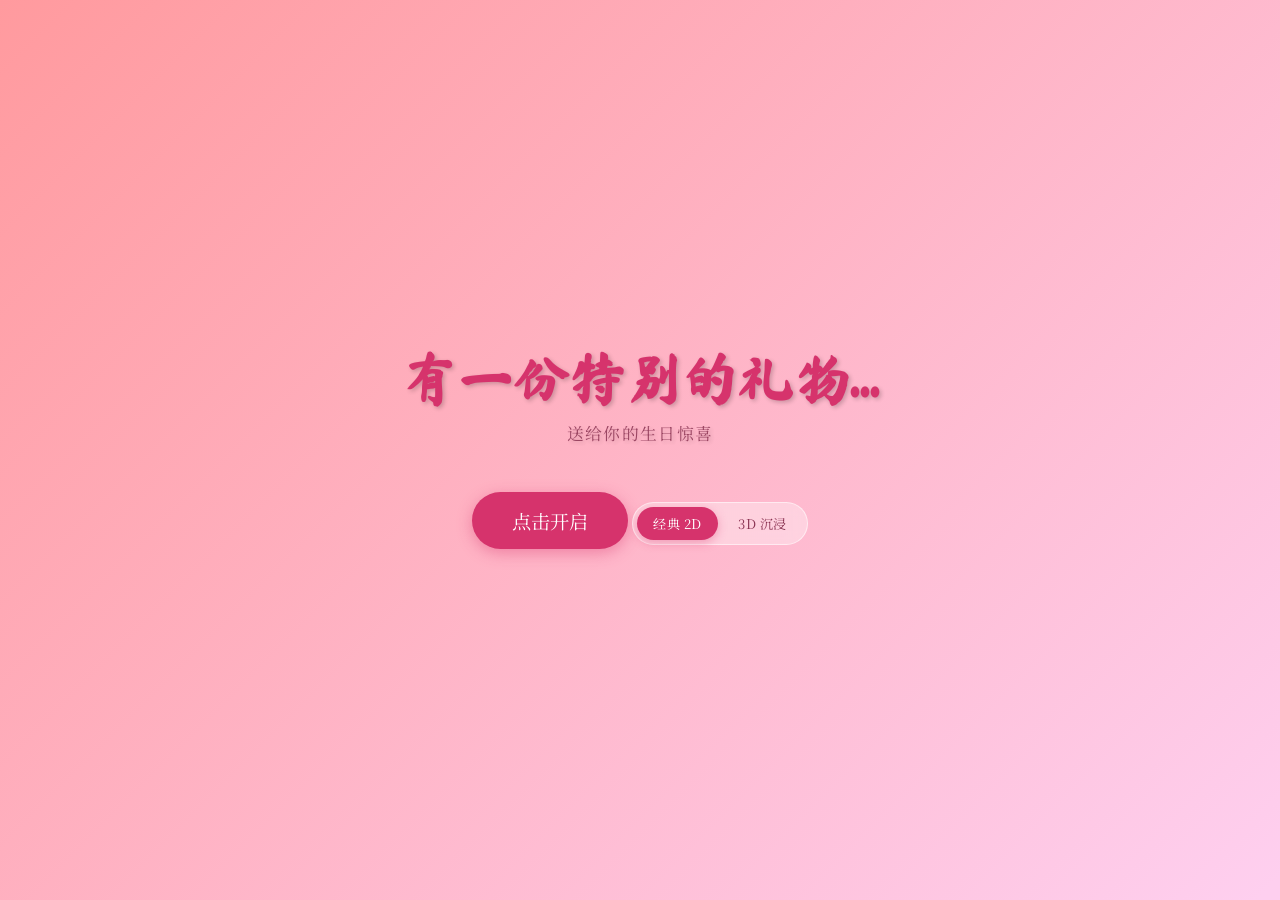
<file: index.html>
<!DOCTYPE html>
<html lang="zh-CN">
<head>
    <meta charset="UTF-8">
    <meta name="viewport" content="width=device-width, initial-scale=1.0, viewport-fit=cover">
    <meta name="description" content="一份特别的生日祝福：写下愿望、吹灭蜡烛、拆开礼物，收下属于你的惊喜。">
    <meta name="theme-color" content="#020205">
    <meta name="format-detection" content="telephone=no">
    <meta property="og:type" content="website">
    <meta property="og:title" content="生日快乐！有一份特别的礼物...">
    <meta property="og:description" content="写下愿望、吹灭蜡烛、拆开礼物，收下属于你的惊喜。">
    <meta property="og:url" content="https://zhouyanye.github.io/birthday-wish/">
    <meta property="og:image" content="https://zhouyanye.github.io/birthday-wish/assets/share-card.png">
    <meta property="og:image:secure_url" content="https://zhouyanye.github.io/birthday-wish/assets/share-card.png">
    <meta property="og:image:width" content="1200">
    <meta property="og:image:height" content="630">
    <meta name="twitter:card" content="summary_large_image">
    <!-- 绑定自定义域名后，记得同步修改上面的 og:url / og:image -->
    <title>生日快乐！</title>
    <link rel="icon" href="data:image/svg+xml,%3Csvg xmlns='http://www.w3.org/2000/svg' viewBox='0 0 100 100'%3E%3Ctext y='.9em' font-size='90'%3E🎂%3C/text%3E%3C/svg%3E">
    <link rel="preconnect" href="https://fonts.googleapis.com">
    <link rel="preconnect" href="https://fonts.gstatic.com" crossorigin>
    <!-- 字体异步加载：网络不可用时也不会阻塞首屏，自动回退系统字体 -->
    <link rel="stylesheet" href="https://fonts.googleapis.com/css2?family=Ma+Shan+Zheng&family=Noto+Serif+SC:wght@400;700&display=swap" media="print" onload="this.media='all'">
    <link rel="stylesheet" href="css/style.css?v=20261117f">
    <script>
        window._hmt = window._hmt || [];
        (function () {
            var hm = document.createElement("script");
            hm.src = "https://hm.baidu.com/hm.js?95f8de02e29032073d4ddda7109222be";
            var s = document.getElementsByTagName("script")[0];
            s.parentNode.insertBefore(hm, s);
        })();
    </script>
</head>
<body>
    <!-- 开始按钮遮罩层 -->
    <div id="start-screen">
        <div class="start-content">
            <h1>有一份特别的礼物...</h1>
            <p class="start-sub" id="start-sub">送给你的生日惊喜</p>
            <button id="start-btn" type="button">点击开启</button>
            <div class="mode-switch" role="group" aria-label="选择体验模式">
                <button type="button" class="mode-btn active" data-mode="2d">经典 2D</button>
                <button type="button" class="mode-btn" data-mode="3d" title="3D 模式会加载约 2MB 资源，建议 Wi-Fi">3D 沉浸</button>
            </div>
        </div>
    </div>
    
    <!-- 背景音乐 (隐藏) -->
    <audio id="bgm" loop preload="metadata" playsinline>
        <source src="bgm.mp3" type="audio/mpeg">
        您的浏览器不支持音频元素。
    </audio>
    
    <!-- 音乐控制按钮 -->
    <div id="music-control" class="hidden" role="button" tabindex="0" aria-label="播放或暂停背景音乐">
        <div class="music-icon-bar"></div>
        <div class="music-icon-bar"></div>
        <div class="music-icon-bar"></div>
    </div>

    <!-- 分享按钮 -->
    <div id="share-control" class="hidden" role="button" tabindex="0" aria-label="把这份祝福分享给 TA" title="把这份祝福分享给 TA">
        <svg viewBox="0 0 24 24" fill="none" stroke="currentColor" stroke-width="2" stroke-linecap="round" stroke-linejoin="round" aria-hidden="true">
            <circle cx="18" cy="5" r="3"></circle>
            <circle cx="6" cy="12" r="3"></circle>
            <circle cx="18" cy="19" r="3"></circle>
            <line x1="8.6" y1="10.5" x2="15.4" y2="6.5"></line>
            <line x1="8.6" y1="13.5" x2="15.4" y2="17.5"></line>
        </svg>
    </div>
    
    <!-- 时间模式控制 -->
    <div id="time-control" class="hidden">
        <button type="button" onclick="setTheme('day')" title="白天模式">白昼</button>
        <button type="button" onclick="setTheme('sunset')" title="黄昏模式">黄昏</button>
        <button type="button" onclick="setTheme('night')" title="夜晚模式">星夜</button>
    </div>

    <!-- 轻提示 -->
    <div id="toast" role="status" aria-live="polite"></div>

    <!-- 狂欢结束后的操作 -->
    <div id="ending-controls" class="hidden">
        <button id="save-card-btn" class="pill-btn" type="button">保存祝福卡片</button>
        <button id="replay-btn" class="pill-btn ghost" type="button">再看一次</button>
    </div>

    <!-- 祝福卡片预览 -->
    <div id="card-preview" class="hidden" role="dialog" aria-modal="true" aria-label="祝福卡片预览">
        <div class="card-preview-inner">
            <img id="card-image" alt="生日祝福卡片">
            <p id="card-hint">长按图片保存，或发给 TA</p>
            <div class="card-preview-actions">
                <a id="card-download" class="secondary-btn" download="birthday-card.png">下载图片</a>
                <button id="card-close" class="secondary-btn" type="button">关闭</button>
            </div>
        </div>
    </div>

    <!-- 主内容区 -->
    <div id="main-content" class="hidden">
        <!-- 烟花画布 -->
        <canvas id="fireworks" aria-hidden="true"></canvas>
        
        <!-- 流星画布 -->
        <canvas id="shooting-stars" aria-hidden="true"></canvas>
        
        <!-- 气球画布 -->
        <canvas id="balloons" aria-hidden="true"></canvas>
        
        <!-- 孔明灯画布 -->
        <canvas id="lanterns" aria-hidden="true"></canvas>
        
        <!-- 祝福文字容器 -->
        <div class="message-container">
            <div id="typing-text"></div>
        </div>
        
        <!-- 弹幕容器 -->
        <div id="danmaku-container"></div>

        <!-- 流程第一步：许愿输入 (初始显示) -->
        <div id="wish-input-panel" class="hint-text hidden">
            <p>生日快乐</p>
            <p>在吹灭蜡烛前，先许个愿吧：</p>
            <div class="wish-input-container-inline">
                <input type="text" id="pre-wish-input" placeholder="比如：暴富" maxlength="20" autocomplete="off" autocapitalize="off" spellcheck="false" enterkeyhint="done">
                <button id="confirm-wish-btn" class="secondary-btn" type="button">许好了！</button>
                <p class="wish-hint">悄悄说：愿望里藏着彩蛋，写点关键词会有惊喜</p>
            </div>
        </div>

        <!-- 流程第二步：吹蜡烛提示 (初始隐藏) -->
        <div id="blow-hint" class="hint-text hidden">
            <p>愿望已收录</p>
            <p id="blow-tip">现在，请对着麦克风<b>轻轻吹气</b></p>
            <!-- 增加麦克风音量可视化条 -->
            <div id="mic-visualizer" style="width: 100px; height: 4px; background: rgba(255,255,255,0.2); margin: 10px auto; border-radius: 2px; overflow: hidden;">
                <div id="mic-level" style="width: 0%; height: 100%; background: #4CAF50; transition: width 0.1s;"></div>
            </div>
            <p>让愿望随烛光一同升起...</p>
            <button id="manual-blow-btn" class="secondary-btn" type="button">（如果麦克风在休息，点我帮忙吹灭）</button>
        </div>

        <!-- 纯CSS蛋糕 -->
        <div class="cake-container">
            <div class="cake">
                <div class="plate"></div>
                <div class="layer layer-bottom"></div>
                <div class="layer layer-middle"></div>
                <div class="layer layer-top"></div>
                <div class="icing"></div>
                <!-- 装饰品 -->
                <div class="decorations">
                    <div class="strawberry" style="top: 15px; left: 115px;"></div>
                    <div class="strawberry" style="top: 30px; left: 60px;"></div>
                    <div class="strawberry" style="top: 30px; right: 60px;"></div>
                    <div class="strawberry" style="top: 60px; left: 90px;"></div>
                    <div class="strawberry" style="top: 60px; right: 90px;"></div>
                </div>
                <div class="drip drip1"></div>
                <div class="drip drip2"></div>
                <div class="drip drip3"></div>
                <div class="candle">
                    <div class="flame" id="flame"></div>
                    <div class="smoke" id="smoke"></div>
                </div>
            </div>
        </div>

        <!-- 许愿成功弹窗 -->
        <div id="wish-modal" class="modal hidden">
            <div class="modal-content">
                <!-- 步骤1：愿望已许下 -->
                <div id="modal-step-1">
                    <h2>愿望已发送</h2>
                    <p>祝你新的一年：</p>
                    <p class="wish-text" id="wish-display">万事胜意，未来可期！</p>
                    <p class="instruction-text" id="egg-feedback">点击礼物盒查收惊喜</p>
                    <div class="gift-box" id="gift-box" role="button" tabindex="0" aria-label="拆开礼物">
                        <div class="gift-box-lid">
                            <div class="gift-bow"></div>
                            <div class="gift-ribbon-v"></div>
                        </div>
                        <div class="gift-box-body">
                            <div class="gift-ribbon-v"></div>
                            <div class="gift-ribbon-h"></div>
                        </div>
                    </div>
                </div>

                <!-- 步骤2：惊喜 (隐藏) -->
                <div id="modal-step-2" class="hidden">
                    <h2>Surprise!</h2>
                    <p class="final-blessing">愿你所有的梦想<br>都像今晚的烟花一样绽放！</p>
                    <p class="closing-hint">(烟花马上点亮…)</p>
                </div>
            </div>
        </div>
    </div>

    <!-- 发布新版前把 v= 后面的日期改一下，可绕过 GitHub Pages 的缓存 -->
    <script src="js/confetti.js?v=20261117f"></script>
    <script src="js/script.js?v=20261117n"></script>
</body>
</html>
</file>
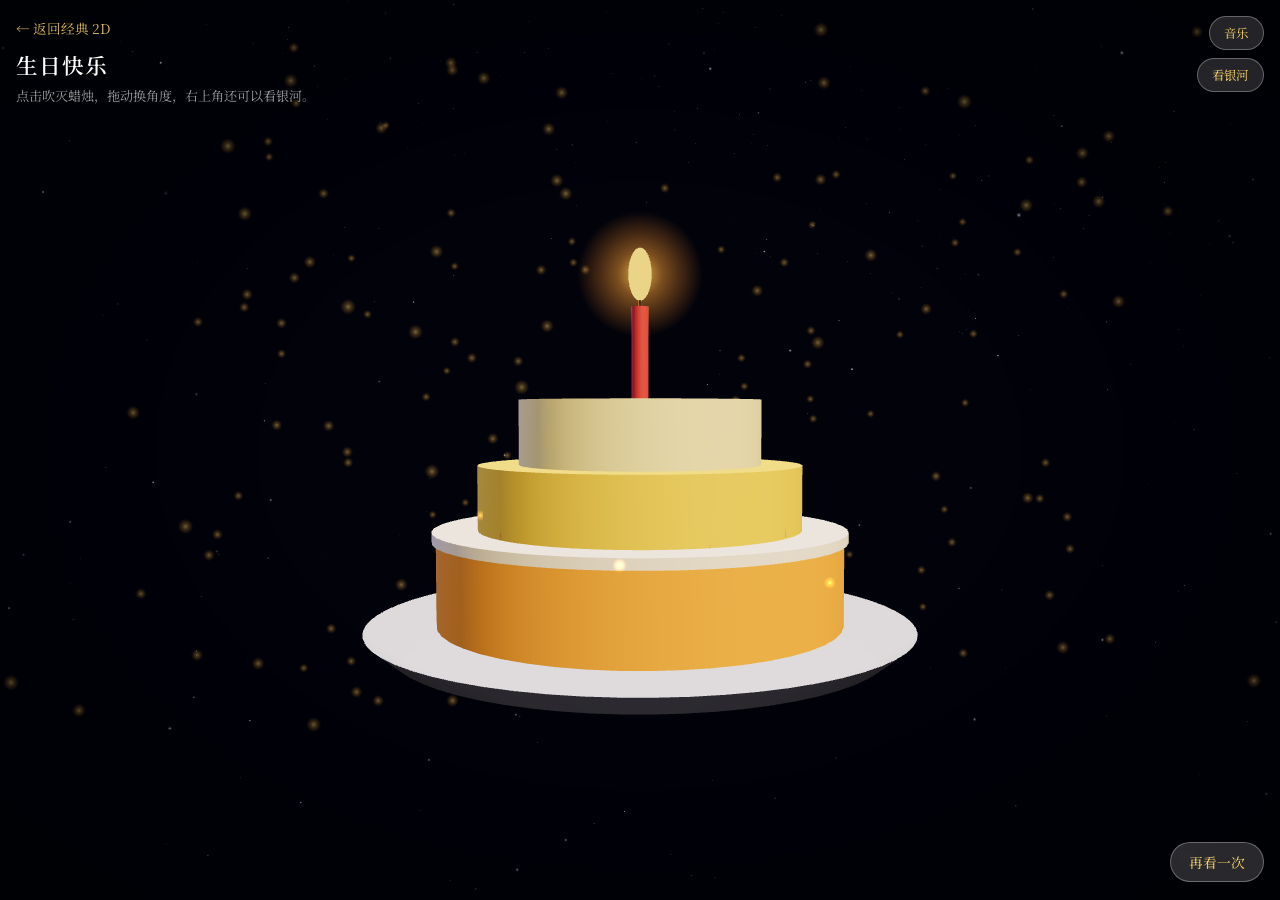
<file: 3d.html>
<!DOCTYPE html>
<html lang="zh-CN">
<head>
    <meta charset="UTF-8">
    <meta name="viewport" content="width=device-width, initial-scale=1.0, viewport-fit=cover">
    <meta name="description" content="3D 沉浸版生日祝福：星空、蛋糕、吹蜡烛、粒子和烟花。">
    <meta name="theme-color" content="#01020a">
    <meta property="og:type" content="website">
    <meta property="og:title" content="3D 生日场景 · 生日快乐">
    <meta property="og:description" content="吹灭蜡烛，看星空、蛋糕和烟花一起为你庆生。">
    <meta property="og:url" content="https://zhouyanye.github.io/birthday-wish/3d.html">
    <meta property="og:image" content="https://zhouyanye.github.io/birthday-wish/assets/share-card.png">
    <meta property="og:image:secure_url" content="https://zhouyanye.github.io/birthday-wish/assets/share-card.png">
    <meta property="og:image:width" content="1200">
    <meta property="og:image:height" content="630">
    <meta name="twitter:card" content="summary_large_image">
    <title>3D 生日场景 · 生日快乐</title>
    <link rel="icon" href="data:image/svg+xml,%3Csvg xmlns='http://www.w3.org/2000/svg' viewBox='0 0 100 100'%3E%3Ctext y='.9em' font-size='90'%3E🎂%3C/text%3E%3C/svg%3E">
    <link rel="preconnect" href="https://fonts.googleapis.com">
    <link rel="preconnect" href="https://fonts.gstatic.com" crossorigin>
    <link rel="stylesheet" href="https://fonts.googleapis.com/css2?family=Ma+Shan+Zheng&family=Noto+Serif+SC:wght@400;700&display=swap" media="print" onload="this.media='all'">
    <link rel="stylesheet" href="css/three-birthday.css?v=20261117o">
    <link rel="modulepreload" href="./js/vendor/three/three.module.min.js">
    <link rel="modulepreload" href="./js/vendor/three/three.core.min.js">
    <link rel="modulepreload" href="./js/three-birthday.js?v=20261117p">
    <style>
        #replay {
            position: fixed;
            right: max(16px, env(safe-area-inset-right) + 10px);
            bottom: max(18px, env(safe-area-inset-bottom));
            z-index: 12;
            padding: 9px 18px;
            border-radius: 20px;
            border: 1px solid rgba(255, 255, 255, 0.3);
            background: rgba(255, 255, 255, 0.16);
            color: #ffd86b;
            font-family: inherit;
            font-size: 0.86rem;
            cursor: pointer;
            backdrop-filter: blur(6px);
        }

        #replay:hover {
            background: rgba(255, 255, 255, 0.28);
        }

        #music-toggle {
            position: fixed;
            top: max(16px, env(safe-area-inset-top));
            right: max(16px, env(safe-area-inset-right));
            z-index: 12;
            padding: 7px 14px;
            border-radius: 999px;
            border: 1px solid rgba(255, 255, 255, 0.3);
            background: rgba(255, 255, 255, 0.14);
            color: #ffd86b;
            font-size: 0.78rem;
            letter-spacing: 0.04em;
            cursor: pointer;
            backdrop-filter: blur(6px);
            user-select: none;
        }

        #music-toggle:hover {
            background: rgba(255, 255, 255, 0.24);
        }

        #view-toggle {
            position: fixed;
            top: calc(max(16px, env(safe-area-inset-top)) + 42px);
            right: max(16px, env(safe-area-inset-right));
            z-index: 12;
            padding: 7px 14px;
            border-radius: 999px;
            border: 1px solid rgba(255, 255, 255, 0.3);
            background: rgba(255, 255, 255, 0.14);
            color: #ffd86b;
            font-size: 0.78rem;
            letter-spacing: 0.04em;
            cursor: pointer;
            backdrop-filter: blur(6px);
            user-select: none;
        }

        #view-toggle:hover {
            background: rgba(255, 255, 255, 0.24);
        }

        #bgm {
            display: none;
        }

        .hint {
            max-width: 66vw;
            text-align: center;
            white-space: normal;
            line-height: 1.5;
        }

        #vignette {
            position: fixed;
            inset: 0;
            z-index: 6;
            pointer-events: none;
            background: radial-gradient(ellipse at center, rgba(0, 0, 0, 0) 42%, rgba(0, 0, 0, 0.5) 100%);
        }

        #loading {
            position: fixed;
            inset: 0;
            z-index: 30;
            display: flex;
            flex-direction: column;
            align-items: center;
            justify-content: center;
            gap: 14px;
            background: #01020a;
            color: #fff;
            transition: opacity 0.9s ease, visibility 0.9s;
        }

        #loading.hidden {
            opacity: 0;
            visibility: hidden;
        }

        .loading-star {
            width: 8px;
            height: 8px;
            border-radius: 50%;
            background: #ffd86b;
            box-shadow: 0 0 24px 8px rgba(255, 200, 80, 0.6);
            animation: loadingPulse 1.6s ease-in-out infinite;
        }

        @keyframes loadingPulse {
            0%, 100% { transform: scale(0.7); opacity: 0.5; }
            50% { transform: scale(1.4); opacity: 1; }
        }

        #loading p {
            font-size: 1rem;
            letter-spacing: 0.12em;
        }

        #loading span {
            font-size: 0.78rem;
            opacity: 0.55;
            letter-spacing: 0.06em;
        }

        #slow-tip {
            opacity: 0;
            transition: opacity 0.6s ease;
        }

        #slow-tip.show {
            opacity: 0.8;
        }
    </style>
    <script>
        window._hmt = window._hmt || [];
        (function () {
            var hm = document.createElement("script");
            hm.src = "https://hm.baidu.com/hm.js?95f8de02e29032073d4ddda7109222be";
            var s = document.getElementsByTagName("script")[0];
            s.parentNode.insertBefore(hm, s);
        })();
    </script>
</head>
<body>
    <canvas id="scene"></canvas>

    <div id="loading">
        <div class="loading-star"></div>
        <p>正在准备 3D 生日场景…</p>
        <span>第一次加载需要一点耐心</span>
        <span id="slow-tip">网络有点慢，再等等…</span>
    </div>

    <div id="vignette"></div>

    <div class="hud">
        <a class="back" href="./index.html?mode=2d">← 返回经典 2D</a>
        <h1 id="scene-title">生日快乐</h1>
        <p>点击吹灭蜡烛，拖动换角度，右上角还可以看银河。</p>
    </div>

    <div class="fallback" id="fallback">
        3D 场景启动失败。<br><br>
        <a href="./index.html?mode=2d" style="color:#ffd86b;">返回经典 2D 版本</a>
    </div>

    <button id="replay" type="button">再看一次</button>

    <div id="music-toggle" role="button" tabindex="0" aria-label="播放或暂停背景音乐">音乐</div>

    <div id="view-toggle" role="button" tabindex="0" aria-label="切换到银河视角">看银河</div>

    <audio id="bgm" loop preload="metadata" playsinline>
        <source src="bgm.mp3" type="audio/mpeg">
    </audio>

    <script>
        window.__demoReady = false;

        function showDemoError(message) {
            if (window.__demoReady) return;
            var loading = document.getElementById('loading');
            if (loading) loading.classList.add('hidden');
            var box = document.getElementById('fallback');
            if (!box) return;
            box.style.display = 'flex';
            box.innerHTML = message + '<br><br><a href="./index.html?mode=2d" style="color:#ffd86b;">返回经典 2D 版本</a>';
        }

        window.addEventListener('error', function (event) {
            showDemoError('3D 没有启动：' + (event.message || '模块加载失败') +
                '<br><br>建议用 Chrome / Edge，或回到 2D 版本。');
        });

        if (location.protocol === 'file:') {
            showDemoError('3D 场景需要通过本地服务器或线上地址打开。<br><br>建议使用 Chrome / Edge，或返回经典 2D 版本。');
        }

        setTimeout(function () {
            var tip = document.getElementById('slow-tip');
            if (tip) tip.classList.add('show');
        }, 8000);

        setTimeout(function () {
            var tip = document.getElementById('slow-tip');
            if (tip) tip.textContent = '网络有点慢，再等等… 如果一直停在这里，刷新一次通常就好';
        }, 20000);

        // 背景音乐：等 3D 画面真正渲染后再尝试播放，避免加载时先响
        var audio = document.getElementById('bgm');
        var musicToggle = document.getElementById('music-toggle');
        var wantsMusic = false;

        function toggleMusic() {
            if (audio.paused) {
                audio.play().then(function () {
                    musicToggle.textContent = '音乐开';
                }).catch(function () {
                    musicToggle.textContent = '点我播放音乐';
                });
            } else {
                audio.pause();
                musicToggle.textContent = '音乐关';
            }
        }

        musicToggle.addEventListener('click', toggleMusic);
        musicToggle.addEventListener('keydown', function (event) {
            if (event.key === 'Enter' || event.key === ' ') {
                event.preventDefault();
                toggleMusic();
            }
        });

        document.addEventListener('pointerdown', function () {
            wantsMusic = true;
        }, { once: true });

        window.addEventListener('scene-ready', function () {
            if (!wantsMusic || !audio.paused) return;

            // 等加载层淡出后再播放
            setTimeout(function () {
                if (!audio.paused) return;
                audio.volume = 0.55;
                audio.play().then(function () {
                    musicToggle.textContent = '音乐开';
                }).catch(function () {
                    musicToggle.textContent = '点我播放音乐';
                });
            }, 900);
        });
    </script>

    <script type="module" src="./js/three-birthday.js?v=20261117p"></script>
</body>
</html>
</file>
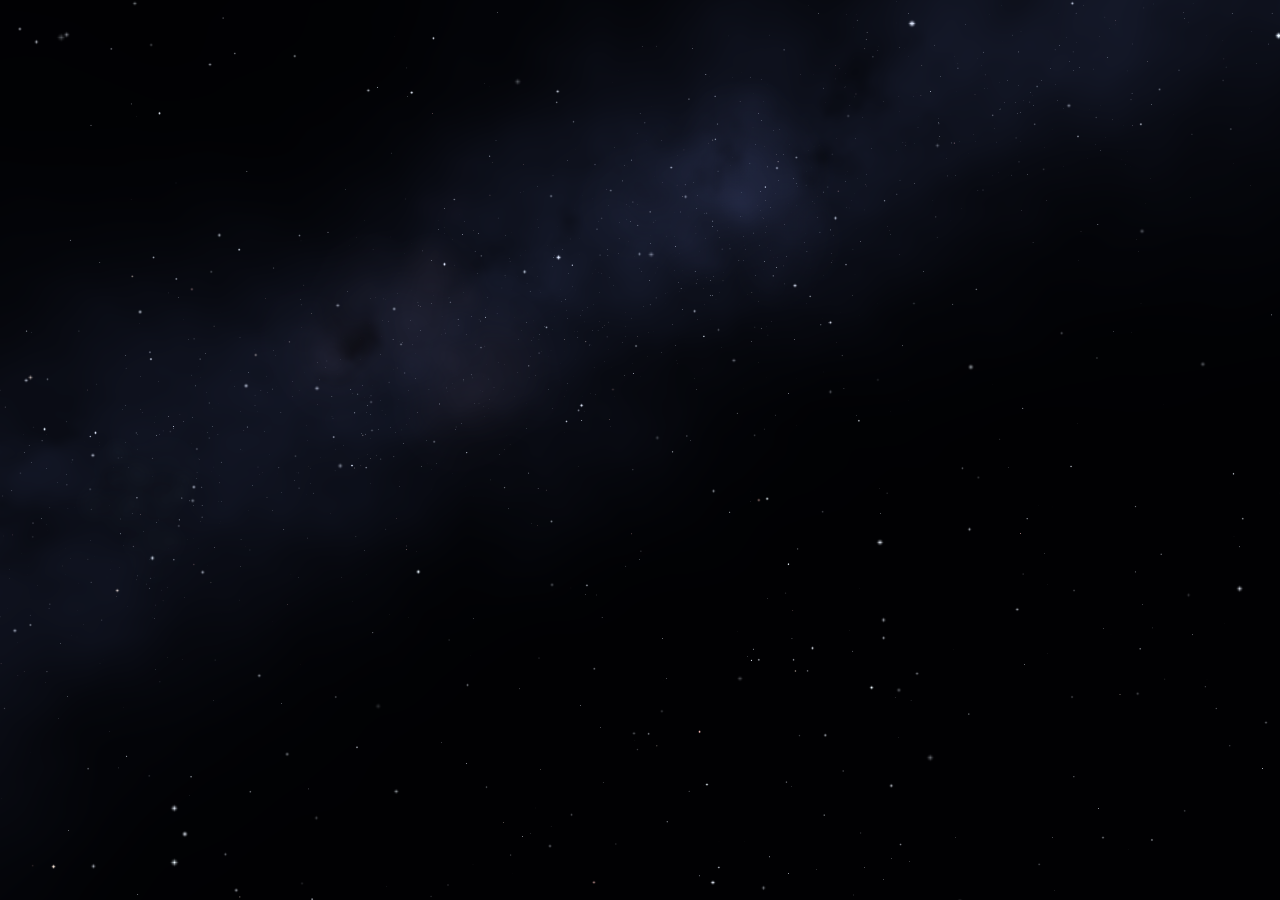
<file: galaxy-v2.html>
<!DOCTYPE html>
<html lang="zh-CN">
<head>
    <meta charset="UTF-8">
    <meta name="viewport" content="width=device-width, initial-scale=1.0, viewport-fit=cover">
    <title>银河 · 轻量版</title>
    <link rel="stylesheet" href="css/three-birthday.css?v=20261117o">
    <style>
        html,
        body {
            background: #01020a;
            overflow: hidden;
        }

        #scene {
            position: fixed;
            inset: 0;
            width: 100%;
            height: 100%;
        }
    </style>
</head>
<body>
    <canvas id="scene"></canvas>
    <div class="fallback" id="fallback">轻量星空启动失败，正在尝试高清版…</div>
    <script type="module" src="./js/galaxy-v2.js?v=20261117o"></script>
</body>
</html>
</file>
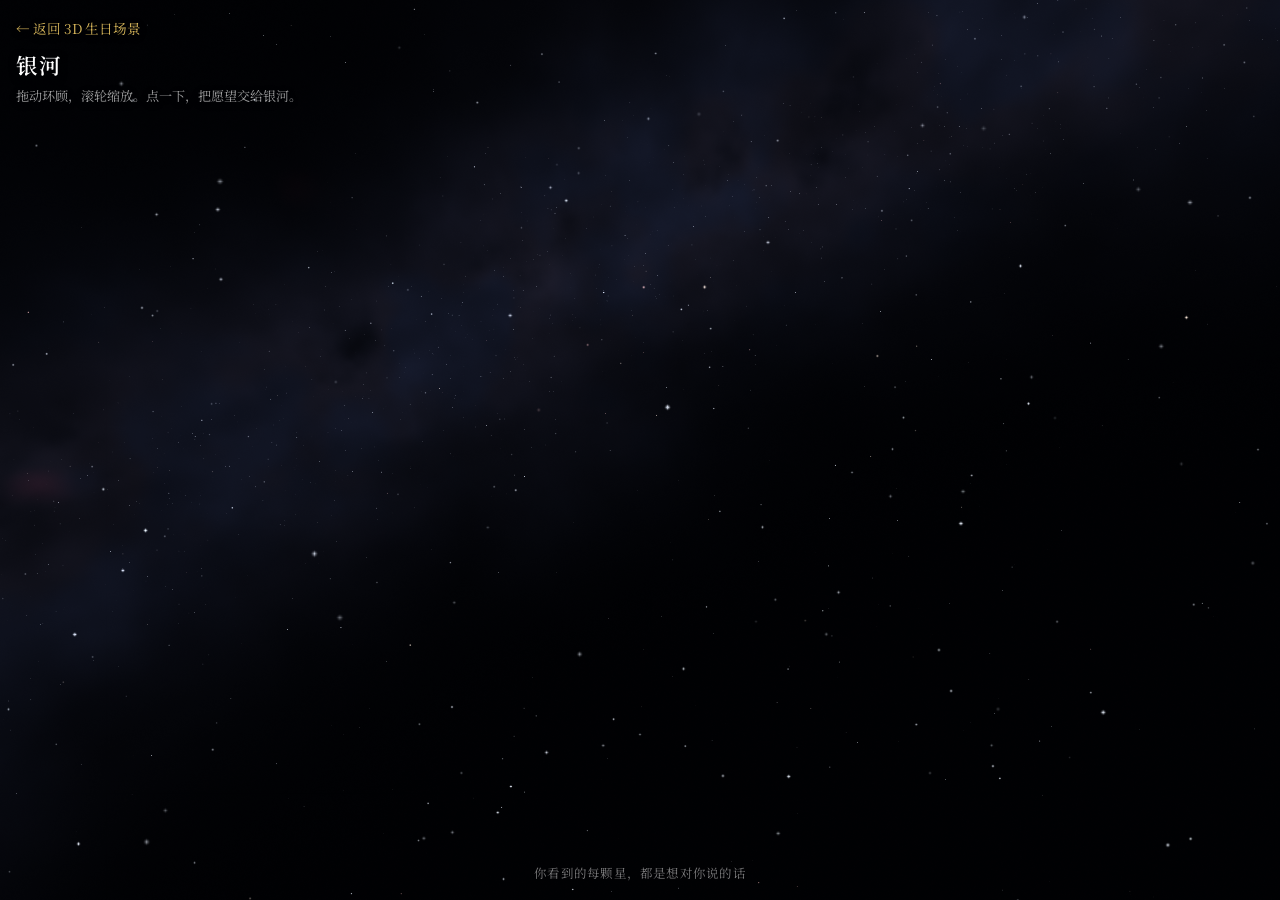
<file: galaxy.html>
<!DOCTYPE html>
<html lang="zh-CN">
<head>
    <meta charset="UTF-8">
    <meta name="viewport" content="width=device-width, initial-scale=1.0, viewport-fit=cover">
    <meta name="description" content="独立银河视角：银道坐标系、暗尘带、丝状星云和 26000 颗恒星。">
    <meta name="theme-color" content="#01020a">
    <meta property="og:type" content="website">
    <meta property="og:title" content="银河 · 3D 星空">
    <meta property="og:description" content="拖动环顾银河，滚轮缩放，看看星光和尘埃。">
    <meta property="og:url" content="https://zhouyanye.github.io/birthday-wish/galaxy.html">
    <meta property="og:image" content="https://zhouyanye.github.io/birthday-wish/assets/share-card.png">
    <meta property="og:image:secure_url" content="https://zhouyanye.github.io/birthday-wish/assets/share-card.png">
    <meta property="og:image:width" content="1200">
    <meta property="og:image:height" content="630">
    <meta name="twitter:card" content="summary_large_image">
    <title>银河 · 3D 星空</title>
    <link rel="icon" href="data:image/svg+xml,%3Csvg xmlns='http://www.w3.org/2000/svg' viewBox='0 0 100 100'%3E%3Ctext y='.9em' font-size='90'%3E🎂%3C/text%3E%3C/svg%3E">
    <link rel="preconnect" href="https://fonts.googleapis.com">
    <link rel="preconnect" href="https://fonts.gstatic.com" crossorigin>
    <link rel="stylesheet" href="https://fonts.googleapis.com/css2?family=Ma+Shan+Zheng&family=Noto+Serif+SC:wght@400;700&display=swap" media="print" onload="this.media='all'">
    <link rel="stylesheet" href="css/three-birthday.css?v=20261117o">
    <link rel="modulepreload" href="./js/vendor/three/three.module.min.js">
    <link rel="modulepreload" href="./js/vendor/three/three.core.min.js">
    <link rel="modulepreload" href="./js/galaxy.js?v=20261117o">
    <link rel="modulepreload" href="./js/galaxy-v2.js?v=20261117o">
    <style>
        #loading {
            position: fixed;
            inset: 0;
            z-index: 30;
            display: flex;
            flex-direction: column;
            align-items: center;
            justify-content: center;
            gap: 14px;
            background: #01020a;
            color: #fff;
            transition: opacity 0.9s ease, visibility 0.9s;
        }

        #loading.hidden {
            opacity: 0;
            visibility: hidden;
        }

        .loading-star {
            width: 8px;
            height: 8px;
            border-radius: 50%;
            background: #ffd86b;
            box-shadow: 0 0 24px 8px rgba(255, 200, 80, 0.6);
            animation: loadingPulse 1.6s ease-in-out infinite;
        }

        @keyframes loadingPulse {
            0%, 100% { transform: scale(0.7); opacity: 0.5; }
            50% { transform: scale(1.4); opacity: 1; }
        }

        #loading p {
            font-size: 1rem;
            letter-spacing: 0.12em;
        }

        #loading span {
            font-size: 0.78rem;
            opacity: 0.55;
            letter-spacing: 0.06em;
        }

        #slow-tip {
            opacity: 0;
            transition: opacity 0.6s ease;
        }

        #slow-tip.show {
            opacity: 0.8;
        }

        #wish {
            position: fixed;
            left: 50%;
            bottom: 14%;
            transform: translate(-50%, 12px);
            padding: 10px 20px;
            border-radius: 24px;
            background: rgba(0, 0, 0, 0.55);
            border: 1px solid rgba(255, 255, 255, 0.18);
            color: #fff;
            font-size: 0.92rem;
            letter-spacing: 0.04em;
            white-space: nowrap;
            opacity: 0;
            pointer-events: none;
            transition: opacity 0.4s ease, transform 0.4s ease;
            z-index: 15;
            backdrop-filter: blur(6px);
        }

        #wish.show {
            opacity: 1;
            transform: translate(-50%, 0);
        }

        .starlove {
            position: fixed;
            left: 50%;
            bottom: max(18px, env(safe-area-inset-bottom));
            transform: translateX(-50%);
            z-index: 10;
            color: rgba(255, 255, 255, 0.48);
            font-size: 0.78rem;
            letter-spacing: 0.1em;
            white-space: nowrap;
            pointer-events: none;
        }

        #v2-frame {
            position: fixed;
            inset: 0;
            z-index: 1;
            width: 100%;
            height: 100%;
            border: 0;
            background: #01020a;
            transition: opacity 1.2s ease;
        }

        #v2-frame.fade {
            opacity: 0;
            pointer-events: none;
        }

        #scene {
            z-index: 2;
            opacity: 0;
            pointer-events: none;
            transition: opacity 1.2s ease;
        }

        #scene.ready {
            opacity: 1;
            pointer-events: auto;
        }

        #hd-hint {
            position: fixed;
            left: 50%;
            bottom: calc(66px + env(safe-area-inset-bottom));
            transform: translateX(-50%);
            z-index: 16;
            max-width: 88vw;
            padding: 8px 16px;
            border-radius: 18px;
            background: rgba(0, 0, 0, 0.5);
            border: 1px solid rgba(255, 255, 255, 0.15);
            color: rgba(255, 255, 255, 0.75);
            font-size: 0.78rem;
            line-height: 1.45;
            text-align: center;
            pointer-events: none;
            backdrop-filter: blur(6px);
        }
    </style>
    <script>
        window._hmt = window._hmt || [];
        (function () {
            var hm = document.createElement("script");
            hm.src = "https://hm.baidu.com/hm.js?95f8de02e29032073d4ddda7109222be";
            var s = document.getElementsByTagName("script")[0];
            s.parentNode.insertBefore(hm, s);
        })();
    </script>
</head>
<body>
    <canvas id="scene"></canvas>
    <iframe id="v2-frame" src="./galaxy-v2.html" title="轻量银河"></iframe>

    <div id="loading">
        <div class="loading-star"></div>
        <p>正在把银河铺开…</p>
        <span>第一次加载需要一点耐心</span>
        <span id="slow-tip">网络有点慢，再等等…</span>
    </div>

    <div id="wish" role="status" aria-live="polite"></div>
    <div class="starlove">你看到的每颗星，都是想对你说的话</div>
    <div id="hd-hint">高清银河加载中… 当前是轻量版，可以先用着</div>

    <div class="hud">
        <a class="back" id="back-to-3d" href="./3d.html">← 返回 3D 生日场景</a>
        <h1>银河</h1>
        <p>拖动环顾，滚轮缩放。点一下，把愿望交给银河。</p>
    </div>

    <div class="fallback" id="fallback">
        银河视角启动失败。<br><br>
        <a href="./3d.html" style="color:#ffd86b;">返回 3D 生日场景</a>
    </div>

    <script>
        window.__demoReady = false;

        function showDemoError(message) {
            if (window.__demoReady) return;
            var loading = document.getElementById('loading');
            if (loading) loading.classList.add('hidden');
            var box = document.getElementById('fallback');
            if (!box) return;
            box.style.display = 'flex';
            box.innerHTML = message + '<br><br><a href="./3d.html" style="color:#ffd86b;">返回 3D 生日场景</a>';
        }

        window.addEventListener('error', function () {
            if (window.__galaxyReady) return;
            var hint = document.getElementById('hd-hint');
            if (hint) hint.textContent = '高清版加载遇到问题，当前仍是轻量版';
        });

        if (location.protocol === 'file:') {
            showDemoError('银河场景需要通过本地服务器或线上地址打开。<br><br>建议使用 Chrome / Edge。');
        }

        var back = document.getElementById('back-to-3d');
        if (back) back.href = './3d.html' + location.search;
    </script>

    <script type="module">
        window.__galaxyReady = false;

        var loadingCheck = setInterval(function () {
            if (!window.__v2Ready) return;
            clearInterval(loadingCheck);
            var loading = document.getElementById('loading');
            if (loading) loading.classList.add('hidden');
        }, 200);

        setTimeout(function () {
            var tip = document.getElementById('slow-tip');
            if (tip && !window.__v2Ready) tip.classList.add('show');
        }, 8000);

        setTimeout(function () {
            import('./js/galaxy.js?v=20261117o').catch(function () {
                var hint = document.getElementById('hd-hint');
                if (hint) hint.textContent = '高清版加载失败，继续看轻量版';
            });
        }, 700);

        var switchTimer = setInterval(function () {
            if (!window.__galaxyReady) return;
            clearInterval(switchTimer);

            var canvas = document.getElementById('scene');
            var frame = document.getElementById('v2-frame');
            var hint = document.getElementById('hd-hint');

            canvas.classList.add('ready');

            var loading = document.getElementById('loading');
            if (loading) loading.classList.add('hidden');

            if (frame) {
                frame.classList.add('fade');
                setTimeout(function () { frame.remove(); }, 1600);
            }
            if (hint) {
                hint.textContent = '已切换到高清银河';
                setTimeout(function () { hint.remove(); }, 1800);
            }
        }, 200);
    </script>
</body>
</html>
</file>
<file: css/style.css>
* {
    margin: 0;
    padding: 0;
    box-sizing: border-box;
}

body {
    background: #020205;
    color: #fff;
    font-family: 'Noto Serif SC', 'Songti SC', 'STSong', 'PingFang SC', 'Microsoft YaHei', serif;
    overflow: hidden;
    height: 100vh;
    height: 100dvh;
    width: 100vw;
}

/* 白天模式背景 */
body.day-mode {
    background: linear-gradient(to bottom, #87CEEB 0%, #E0F7FA 100%);
    color: #333;
}

body.day-mode #start-screen {
    background: linear-gradient(135deg, #a1c4fd 0%, #c2e9fb 100%);
}

body.day-mode .start-content h1 {
    color: #fff;
    text-shadow: 2px 2px 4px rgba(0,0,0,0.1);
}

body.day-mode #typing-text {
    color: #E91E63;
    text-shadow: none;
    font-weight: bold;
}

body.day-mode .danmaku-item {
    color: #E91E63;
    text-shadow: none;
    font-weight: bold;
}

body.day-mode .pop-text {
    color: #E91E63 !important;
    text-shadow: 1px 1px 2px rgba(255, 255, 255, 0.9);
}

body.day-mode .hint-text {
    /* 白天模式下也移除背景框 */
    background: transparent; 
    box-shadow: none;
    color: #E91E63; /* 使用深粉色，配合文字阴影 */
    text-shadow: 1px 1px 2px rgba(255,255,255,0.8);
}

body.day-mode .secondary-btn {
    border-color: #E91E63;
    color: #E91E63;
    background: rgba(255,255,255,0.3);
}

body.day-mode .secondary-btn:hover {
    background: rgba(255,255,255,0.6);
}

/* 黄昏模式背景 */
body.sunset-mode {
    background: linear-gradient(to bottom, #4b6cb7 0%, #182848 100%); /* 深蓝渐变 */
    background: linear-gradient(180deg, #2b32b2 0%, #1488cc 100%); /* 备选 */
    background: linear-gradient(to bottom, #3E5151 0%, #DECBA4 100%); /* 备选2 */
    background: linear-gradient(to bottom, #2C3E50 0%, #FD746C 100%); /* 最终选定：日落红 */
    color: #fff;
}

body.sunset-mode #start-screen {
    background: linear-gradient(135deg, #FF512F 0%, #DD2476 100%);
}

/* 黄昏模式隐藏气球、烟花、流星 */
body.sunset-mode #fireworks,
body.sunset-mode #shooting-stars,
body.sunset-mode #balloons {
    display: none;
}

/* 孔明灯画布 */
#lanterns {
    position: absolute;
    top: 0;
    left: 0;
    width: 100%;
    height: 100%;
    z-index: 1;
    display: none;
}

body.sunset-mode #lanterns {
    display: block;
}

/* 气球爆炸文字 */
.pop-text {
    position: absolute;
    font-size: 1.5rem;
    font-weight: bold;
    font-family: 'Ma Shan Zheng', 'STKaiti', 'KaiTi', '楷体', 'Kaiti SC', cursive;
    pointer-events: none;
    transform: translate(-50%, -50%);
    animation: popUp 1s ease-out forwards;
    z-index: 100;
    text-shadow: 1px 1px 2px rgba(255,255,255,0.8);
}

@keyframes popUp {
    0% { transform: translate(-50%, -50%) scale(0.5); opacity: 1; }
    50% { transform: translate(-50%, -100%) scale(1.2); opacity: 1; }
    100% { transform: translate(-50%, -150%) scale(1); opacity: 0; }
}

/* 隐藏白天模式下的烟花和流星canvas */
body.day-mode #fireworks, 
body.day-mode #shooting-stars {
    display: none;
}

/* 气球画布 */
#balloons {
    position: absolute;
    top: 0;
    left: 0;
    width: 100%;
    height: 100%;
    z-index: 1;
    display: none;
}

body.day-mode #balloons {
    display: block;
}

.hidden {
    display: none !important;
}

/* 启动屏幕 */
#start-screen {
    position: fixed;
    top: 0;
    left: 0;
    width: 100%;
    height: 100%;
    background: linear-gradient(135deg, #ff9a9e 0%, #fecfef 99%, #fecfef 100%);
    display: flex;
    justify-content: center;
    align-items: center;
    z-index: 1000;
    transition: opacity 1s ease;
}

#start-screen.fade-away {
    opacity: 0;
    pointer-events: none;
}

.start-content {
    text-align: center;
    color: #fff;
    text-shadow: 2px 2px 4px rgba(0,0,0,0.2);
}

.start-content h1 {
    font-family: 'Ma Shan Zheng', 'STKaiti', 'KaiTi', '楷体', 'Kaiti SC', cursive;
    font-size: 3.5rem;
    margin-bottom: 0.9rem;
    color: #d6336c;
}

.start-sub {
    font-size: 1.05rem;
    letter-spacing: 0.08em;
    color: #8a3352;
    opacity: 0.85;
    margin-bottom: 2.2rem;
}

#start-btn {
    padding: 15px 40px;
    font-size: 1.2rem;
    background: #d6336c;
    color: white;
    border: none;
    border-radius: 50px;
    cursor: pointer;
    box-shadow: 0 4px 15px rgba(214, 51, 108, 0.4);
    transition: transform 0.2s, box-shadow 0.2s;
    font-family: 'Noto Serif SC', 'PingFang SC', 'Microsoft YaHei', serif;
}

#start-btn:hover {
    transform: translateY(-2px);
    box-shadow: 0 6px 20px rgba(214, 51, 108, 0.6);
}

/* 体验模式切换：经典 2D / 3D 沉浸 */
.mode-switch {
    display: inline-flex;
    gap: 4px;
    margin-top: 1.4rem;
    padding: 4px;
    border-radius: 999px;
    background: rgba(255, 255, 255, 0.34);
    border: 1px solid rgba(255, 255, 255, 0.55);
    backdrop-filter: blur(6px);
}

.mode-btn {
    padding: 7px 16px;
    border: none;
    border-radius: 999px;
    background: transparent;
    color: #8a3352;
    font-family: inherit;
    font-size: 0.82rem;
    letter-spacing: 0.04em;
    cursor: pointer;
    transition: background 0.2s, color 0.2s, transform 0.2s;
}

.mode-btn:hover {
    transform: translateY(-1px);
}

.mode-btn.active {
    background: #d6336c;
    color: #fff;
    box-shadow: 0 3px 10px rgba(214, 51, 108, 0.35);
}

/* 拍立得相关样式已移除 */

/* 音乐控制按钮 - 动态音律条样式 */
#music-control {
    position: fixed;
    top: 20px;
    right: 20px;
    z-index: 2000;
    cursor: pointer;
    background: rgba(255, 255, 255, 0.15);
    width: 44px;
    height: 44px;
    border-radius: 50%;
    display: flex;
    justify-content: center;
    align-items: center;
    gap: 4px;
    backdrop-filter: blur(5px);
    border: 1px solid rgba(255, 255, 255, 0.3);
    transition: transform 0.3s;
    box-shadow: 0 4px 10px rgba(0,0,0,0.1);
}

#music-control:hover {
    background: rgba(255, 255, 255, 0.25);
    transform: scale(1.1);
}

.music-icon-bar {
    width: 4px;
    background: #fff;
    border-radius: 2px;
    animation: music-wave 1s ease-in-out infinite;
}

.music-icon-bar:nth-child(1) { height: 16px; animation-delay: 0.0s; }
.music-icon-bar:nth-child(2) { height: 24px; animation-delay: 0.2s; }
.music-icon-bar:nth-child(3) { height: 18px; animation-delay: 0.4s; }

/* 暂停状态：停止跳动并变灰 */
#music-control.paused .music-icon-bar {
    animation-play-state: paused;
    background: rgba(255, 255, 255, 0.5);
    height: 10px !important; /* 暂停时变平 */
    transition: height 0.3s;
}

@keyframes music-wave {
    0%, 100% { transform: scaleY(1); }
    50% { transform: scaleY(0.6); }
}

/* 白天模式适配 */
body.day-mode #music-control {
    background: rgba(255, 255, 255, 0.4);
    border-color: rgba(0, 0, 0, 0.1);
}

body.day-mode .music-icon-bar {
    background: #E91E63;
}

body.day-mode #music-control.paused .music-icon-bar {
    background: #999;
}

/* 分享按钮 */
#share-control {
    position: fixed;
    top: 20px;
    right: 76px;
    z-index: 2000;
    width: 44px;
    height: 44px;
    border-radius: 50%;
    display: flex;
    justify-content: center;
    align-items: center;
    cursor: pointer;
    color: #fff;
    background: rgba(255, 255, 255, 0.15);
    border: 1px solid rgba(255, 255, 255, 0.3);
    backdrop-filter: blur(5px);
    box-shadow: 0 4px 10px rgba(0,0,0,0.1);
    transition: transform 0.3s, background 0.3s;
}

#share-control svg {
    width: 20px;
    height: 20px;
}

#share-control:hover {
    background: rgba(255, 255, 255, 0.25);
    transform: scale(1.1);
}

body.day-mode #share-control {
    background: rgba(255, 255, 255, 0.4);
    border-color: rgba(0, 0, 0, 0.1);
    color: #E91E63;
}

/* 时间控制面板 */
#time-control {
    position: fixed;
    top: 20px;
    left: 20px;
    z-index: 2000;
    display: flex;
    gap: 10px;
    background: rgba(255, 255, 255, 0.2);
    padding: 8px 15px;
    border-radius: 30px;
    backdrop-filter: blur(5px);
    box-shadow: 0 4px 15px rgba(0,0,0,0.1);
}

#time-control button {
    background: transparent;
    border: none;
    font-size: 1rem;
    font-weight: bold;
    color: #fff;
    cursor: pointer;
    transition: all 0.2s;
    padding: 5px 10px;
    line-height: 1;
    font-family: 'Noto Serif SC', 'PingFang SC', 'Microsoft YaHei', serif;
    border-radius: 15px;
    text-shadow: 1px 1px 2px rgba(0,0,0,0.5);
}

#time-control button:hover {
    transform: scale(1.1);
    background: rgba(255,255,255,0.2);
}

/* 白天模式下按钮颜色适配 */
body.day-mode #time-control button {
    color: #333;
    text-shadow: none;
}

body.day-mode #time-control button:hover {
    background: rgba(0,0,0,0.1);
}

/* 主内容区 */
#main-content {
    position: relative;
    width: 100%;
    height: 100%;
}

/* 烟花画布 */
#fireworks {
    position: absolute;
    top: 0;
    left: 0;
    width: 100%;
    height: 100%;
    z-index: 1;
}

/* 流星画布 */
#shooting-stars {
    position: absolute;
    top: 0;
    left: 0;
    width: 100%;
    height: 100%;
    z-index: 0;
}

/* 祝福语 */
.message-container {
    position: absolute;
    top: 15%;
    width: 100%;
    text-align: center;
    z-index: 10;
    pointer-events: none;
}

#typing-text {
    font-family: 'Ma Shan Zheng', 'STKaiti', 'KaiTi', '楷体', 'Kaiti SC', cursive;
    font-size: 2.5rem;
    line-height: 1.6;
    color: #ffd700;
    text-shadow: 0 0 10px rgba(255, 215, 0, 0.5);
    min-height: 100px;
    white-space: pre-wrap;
    padding: 0 20px;
}

/* 弹幕容器 */
#danmaku-container {
    position: absolute;
    top: 0;
    left: 0;
    width: 100%;
    height: 100%;
    z-index: 5;
    pointer-events: none;
    overflow: hidden;
}

.danmaku-item {
    position: absolute;
    white-space: nowrap;
    color: rgba(255, 255, 255, 0.8);
    font-size: 1.2rem;
    text-shadow: 1px 1px 2px rgba(0,0,0,0.5);
    animation: slideLeft linear forwards;
    font-family: 'Ma Shan Zheng', 'STKaiti', 'KaiTi', '楷体', 'Kaiti SC', cursive;
}

@keyframes slideLeft {
    from { transform: translateX(100vw); }
    to { transform: translateX(-100%); }
}

/* 内联许愿输入框样式 */
.wish-input-container-inline {
    margin-top: 15px;
    display: flex;
    flex-direction: column;
    align-items: center;
    gap: 10px;
    pointer-events: auto; /* 确保可点击 */
}

#pre-wish-input {
    padding: 8px 15px;
    font-size: 1rem;
    border: 1px solid rgba(255,255,255,0.6);
    border-radius: 20px;
    width: 200px;
    outline: none;
    text-align: center;
    color: #fff;
    background: rgba(255,255,255,0.1);
    font-family: 'Ma Shan Zheng', 'STKaiti', 'KaiTi', '楷体', 'Kaiti SC', cursive;
}

#pre-wish-input::placeholder {
    color: rgba(255,255,255,0.6);
}

/* 彩蛋引导小字 */
.hint-text .wish-hint {
    margin-top: 4px;
    font-size: 0.82rem;
    font-weight: normal;
    opacity: 0.72;
    letter-spacing: 0.02em;
}

body.day-mode .hint-text .wish-hint {
    color: rgba(233, 30, 99, 0.8);
    opacity: 0.9;
}

#pre-wish-input:focus-visible {
    border-color: #ffd700;
    box-shadow: 0 0 0 3px rgba(255, 215, 0, 0.25);
}

/* 白天模式适配 */
body.day-mode #pre-wish-input {
    border-color: #E91E63;
    color: #E91E63;
    background: rgba(255,255,255,0.4);
}

body.day-mode #pre-wish-input::placeholder {
    color: rgba(233, 30, 99, 0.6);
}

/* 提示文字 */
.hint-text {
    position: absolute;
    top: 35%;
    width: 100%;
    text-align: center;
    color: #fff;
    z-index: 20;
    /* 移除背景阴影框，仅保留文字 */
    padding: 10px;
    text-shadow: 0 2px 4px rgba(0,0,0,0.5); /* 增加文字阴影保证可读性 */
}

.hint-text p {
    margin: 5px 0;
    font-size: 1.2rem;
    font-weight: bold; /* 加粗字体 */
}

.secondary-btn {
    margin-top: 10px;
    background: rgba(0,0,0,0.2); /* 按钮保留轻微背景 */
    border: 1px solid rgba(255,255,255,0.6);
    color: #fff;
    padding: 6px 18px;
    border-radius: 20px;
    cursor: pointer;
    font-size: 0.9rem;
    transition: all 0.3s;
}

.secondary-btn:hover {
    background: rgba(255,255,255,0.2);
    transform: scale(1.05);
}

/* 蛋糕容器 - 居中底部 */
.cake-container {
    position: absolute;
    bottom: 20%;
    left: 50%;
    transform: translateX(-50%);
    z-index: 5;
    transition: opacity 1.2s ease, transform 1.2s ease, filter 1.2s ease;
}

/* 蜡烛吹灭后，蛋糕短暂停留再淡出，把舞台交给烟花 */
.cake-container.fade-out {
    opacity: 0;
    transform: translateX(-50%) translateY(40px) scale(0.92);
    filter: blur(2px);
    pointer-events: none;
}

/* CSS 蛋糕 */
.cake {
    position: relative;
    width: 250px;
    height: 200px;
}

.plate {
    width: 270px;
    height: 110px;
    position: absolute;
    bottom: -10px;
    left: -10px;
    background-color: #ccc;
    border-radius: 50%;
    box-shadow: 0 2px 0 #b3b3b3, 0 4px 0 #b3b3b3, 0 5px 40px rgba(0,0,0,0.5);
}

.layer {
    position: absolute;
    display: block;
    width: 250px;
    height: 100px;
    border-radius: 50%;
    background-color: #553c2a; /* 巧克力色 */
}

.layer-bottom {
    top: 50px;
    background-color: #FF9800; /* 橙色层 */
    box-shadow: 
        0 2px 0 #E68A00, 0 4px 0 #E68A00, 0 6px 0 #E68A00,
        0 8px 0 #CC7A00, 0 10px 0 #CC7A00, 0 12px 0 #CC7A00,
        0 14px 0 #B36B00, 0 16px 0 #B36B00, 0 18px 0 #B36B00,
        0 20px 0 #B36B00, 0 22px 0 #B36B00, 0 24px 0 #B36B00,
        0 26px 0 #B36B00, 0 28px 0 #B36B00, 0 30px 0 #B36B00;
}

.layer-middle {
    top: 25px;
    background-color: #FFC107; /* 黄色层 */
    box-shadow: 
        0 2px 0 #FFB300, 0 4px 0 #FFB300, 0 6px 0 #FFB300,
        0 8px 0 #FFA000, 0 10px 0 #FFA000, 0 12px 0 #FFA000,
        0 14px 0 #FF8F00, 0 16px 0 #FF8F00, 0 18px 0 #FF8F00,
        0 20px 0 #FF8F00, 0 22px 0 #FF8F00, 0 24px 0 #FF8F00;
}

.layer-top {
    top: 0px;
    background-color: #FFEB3B; /* 浅黄层 */
    box-shadow: 
        0 2px 0 #FDD835, 0 4px 0 #FDD835, 0 6px 0 #FDD835,
        0 8px 0 #FBC02D, 0 10px 0 #FBC02D, 0 12px 0 #FBC02D,
        0 14px 0 #F9A825, 0 16px 0 #F9A825, 0 18px 0 #F9A825,
        0 20px 0 #F9A825, 0 22px 0 #F9A825, 0 24px 0 #F9A825;
}

.icing {
    top: 0px;
    left: 0px;
    background-color: #fce4ec;
    width: 250px;
    height: 100px;
    border-radius: 50%;
    position: absolute;
    z-index: 1;
    /* 彩色糖针效果 */
    background-image: 
        radial-gradient(circle, #ff5e57 2px, transparent 2.5px),
        radial-gradient(circle, #0be881 2px, transparent 2.5px),
        radial-gradient(circle, #ffc048 2px, transparent 2.5px),
        radial-gradient(circle, #575fcf 2px, transparent 2.5px);
    background-size: 40px 40px, 50px 50px, 60px 60px, 45px 45px;
    background-position: 0 0, 15px 15px, 30px 10px, 20px 30px;
}

/* 草莓装饰优化 */
.strawberry {
    position: absolute;
    width: 26px;
    height: 32px;
    background: radial-gradient(circle at 30% 30%, #ff5e57, #ff3333);
    border-radius: 50% 50% 50% 50% / 40% 40% 60% 60%;
    box-shadow: inset -2px -2px 5px rgba(0,0,0,0.2), 2px 2px 5px rgba(0,0,0,0.1);
    z-index: 6;
    transform-origin: bottom center;
}

.strawberry::before {
    content: "";
    position: absolute;
    top: -2px;
    left: 50%;
    transform: translateX(-50%);
    width: 18px;
    height: 10px;
    background: radial-gradient(circle at 50% 100%, #4CAF50, #2E7D32);
    border-radius: 50% 50% 40% 40%;
    clip-path: polygon(0% 100%, 20% 0%, 40% 60%, 50% 0%, 60% 60%, 80% 0%, 100% 100%);
}

.strawberry::after { /* 芝麻点 */
    content: "";
    position: absolute;
    top: 0;
    left: 0;
    width: 100%;
    height: 100%;
    background-image: radial-gradient(rgba(255,220,220,0.6) 1px, transparent 1px);
    background-size: 6px 6px;
    background-position: 3px 3px;
    border-radius: 50% 50% 50% 50% / 40% 40% 60% 60%;
}

.drip {
    display: block;
    width: 50px;
    height: 60px;
    border-bottom-left-radius: 25px;
    border-bottom-right-radius: 25px;
    background-color: #fce4ec;
    position: absolute;
    top: 50px; /* Adjust based on layer height */
    z-index: 1;
}

.drip1 { left: 20px; height: 40px; transform: skewY(10deg); }
.drip2 { left: 80px; height: 55px; transform: skewY(-5deg); }
.drip3 { left: 160px; height: 35px; transform: skewY(5deg); }

.candle {
    background-color: #7B020B;
    width: 16px;
    height: 50px;
    border-radius: 8px / 4px;
    top: -20px;
    left: 50%;
    margin-left: -8px;
    position: absolute;
    z-index: 10;
    box-shadow: inset 0 10px 10px -10px rgba(0, 0, 0, 0.5);
    transition: transform 1s ease, opacity 1s ease; /* 添加过渡效果 */
}

.candle.removed {
    transform: translateY(-50px) scale(0.8);
    opacity: 0;
    pointer-events: none;
}

.candle:before {
    content: "";
    position: absolute;
    top: 0;
    left: 0;
    width: 16px;
    height: 8px;
    border-radius: 50%;
    background-color: #ad030f;
}

.flame {
    position: absolute;
    background-color: orange;
    width: 15px;
    height: 35px;
    border-radius: 10px 10px 10px 10px / 25px 25px 10px 10px;
    top: -34px;
    left: 50%;
    margin-left: -7.5px;
    z-index: 10;
    box-shadow: 0 0 10px rgba(255, 165, 0, 0.5), 0 0 20px rgba(255, 165, 0, 0.5), 0 0 60px rgba(255, 165, 0, 0.5), 0 0 80px rgba(255, 165, 0, 0.5);
    transform-origin: 50% 90%;
    animation: flicker 1s ease-in-out alternate infinite;
    transition: opacity 0.5s;
}

.flame.out {
    animation: extinguish 0.5s ease-out forwards;
}

@keyframes extinguish {
    0% {
        transform: scale(1);
        opacity: 1;
    }
    20% {
        transform: scale(1.2) skewX(-10deg);
        opacity: 0.8;
    }
    40% {
        transform: scale(0.8) skewX(10deg);
        opacity: 0.6;
    }
    100% {
        transform: scale(0) translateY(-20px);
        opacity: 0;
    }
}

.smoke {
    position: absolute;
    width: 4px;
    height: 40px;
    top: -40px;
    left: 50%;
    margin-left: -2px;
    background: linear-gradient(to top, rgba(255,255,255,0.8), rgba(255,255,255,0));
    border-radius: 50% 50% 0 0;
    filter: blur(2px);
    opacity: 0;
    z-index: 9;
    transform-origin: bottom;
}

.smoke.puff {
    animation: smoke-rise 2.5s ease-out forwards;
}

@keyframes smoke-rise {
    0% { 
        opacity: 0; 
        transform: scaleY(0.1) translateX(0); 
    }
    20% { 
        opacity: 0.6; 
        transform: scaleY(1) translateX(-5px); 
    }
    60% {
        opacity: 0.4;
        transform: scaleY(1.5) translateX(5px);
    }
    100% { 
        opacity: 0; 
        transform: scaleY(2) translateX(-2px) translateY(-50px); 
    }
}

@keyframes flicker {
    0% {
        transform: skewX(5deg);
        box-shadow: 0 0 10px rgba(255, 165, 0, 0.2), 0 0 20px rgba(255, 165, 0, 0.2), 0 0 60px rgba(255, 165, 0, 0.2), 0 0 80px rgba(255, 165, 0, 0.2);
    }
    25% {
        transform: skewX(-5deg);
        box-shadow: 0 0 10px rgba(255, 165, 0, 0.5), 0 0 20px rgba(255, 165, 0, 0.5), 0 0 60px rgba(255, 165, 0, 0.5), 0 0 80px rgba(255, 165, 0, 0.5);
    }
    50% {
        transform: skewX(10deg);
        box-shadow: 0 0 10px rgba(255, 165, 0, 0.3), 0 0 20px rgba(255, 165, 0, 0.3), 0 0 60px rgba(255, 165, 0, 0.3), 0 0 80px rgba(255, 165, 0, 0.3);
    }
    75% {
        transform: skewX(-10deg);
        box-shadow: 0 0 10px rgba(255, 165, 0, 0.4), 0 0 20px rgba(255, 165, 0, 0.4), 0 0 60px rgba(255, 165, 0, 0.4), 0 0 80px rgba(255, 165, 0, 0.4);
    }
    100% {
        transform: skewX(5deg);
        box-shadow: 0 0 10px rgba(255, 165, 0, 0.5), 0 0 20px rgba(255, 165, 0, 0.5), 0 0 60px rgba(255, 165, 0, 0.5), 0 0 80px rgba(255, 165, 0, 0.5);
    }
}

/* 弹窗样式 */
.modal {
    position: fixed;
    top: 0;
    left: 0;
    width: 100%;
    height: 100%;
    background: rgba(0,0,0,0.8);
    display: flex;
    justify-content: center;
    align-items: center;
    z-index: 1000;
    animation: fadeIn 0.5s;
    transition: opacity 1s ease;
}

/* 鼠标拖尾粒子 */
.cursor-particle {
    position: fixed;
    width: 6px;
    height: 6px;
    background: white;
    border-radius: 50%;
    pointer-events: none;
    z-index: 9999;
    box-shadow: 0 0 10px white, 0 0 20px #ffd700;
    animation: fadeOut 1s linear forwards;
}

@keyframes fadeOut {
    0% { transform: scale(1); opacity: 1; }
    100% { transform: scale(0); opacity: 0; }
}

/* 魔法光绘线条 */
.light-stroke {
    position: fixed;
    width: 10px;
    height: 10px;
    border-radius: 50%;
    pointer-events: none;
    z-index: 9998;
    transition: all 0.5s ease-out;
}

/* 许愿输入框样式 */
.wish-input-container {
    margin-top: 20px;
    display: flex;
    flex-direction: column;
    align-items: center;
    gap: 15px;
}

#wish-input {
    padding: 10px 15px;
    font-size: 1.2rem;
    border: 2px solid #ff9a9e;
    border-radius: 25px;
    width: 80%;
    outline: none;
    text-align: center;
    color: #333;
    font-family: 'Ma Shan Zheng', 'STKaiti', 'KaiTi', '楷体', 'Kaiti SC', cursive;
}

#send-wish-btn {
    padding: 10px 30px;
    font-size: 1.1rem;
    background: linear-gradient(to right, #ff9a9e, #fecfef);
    color: white;
    border: none;
    border-radius: 25px;
    cursor: pointer;
    box-shadow: 0 4px 10px rgba(255, 154, 158, 0.4);
    transition: transform 0.2s;
    font-family: 'Noto Serif SC', 'PingFang SC', 'Microsoft YaHei', serif;
}

#send-wish-btn:hover {
    transform: scale(1.05);
}

/* 金色流星许愿效果 */
.wish-star {
    position: absolute;
    color: #ffd700;
    font-size: 1.5rem;
    font-weight: bold;
    font-family: 'Ma Shan Zheng', 'STKaiti', 'KaiTi', '楷体', 'Kaiti SC', cursive;
    text-shadow: 0 0 10px #ffd700;
    z-index: 2000;
    pointer-events: none;
    animation: wishFly 1.5s ease-in forwards;
}

@keyframes wishFly {
    0% { transform: translate(-50%, -50%) scale(1); opacity: 1; }
    100% { transform: translate(-50%, -800px) scale(0.2); opacity: 0; }
}

/* 模态框内容 - 3D效果容器 */
.modal-content {
    background: #fff;
    padding: 30px;
    border-radius: 20px;
    text-align: center;
    width: 400px;
    max-width: calc(100vw - 36px);
    position: relative;
    /* 3D 属性 */
    transform-style: preserve-3d;
    transform: perspective(1000px);
    transition: transform 0.1s ease-out; /* 平滑跟随 */
    box-shadow: 0 15px 35px rgba(0,0,0,0.2), 0 5px 15px rgba(0,0,0,0.1);
}

/* 内部元素增加层次感 */
.modal-content h2, 
.modal-content p, 
.gift-box,
.wish-input-container {
    transform: translateZ(20px); /* 凸起效果 */
}

.modal-content h2 {
    color: #d6336c;
    margin-bottom: 15px;
}

.wish-text {
    font-size: 1.5rem;
    color: #444;
    margin: 20px 0;
    font-weight: bold;
}

.instruction-text {
    font-size: 0.9rem;
    color: #888;
    margin-top: 20px;
    animation: pulse 2s infinite;
}

.final-blessing {
    font-size: 1.4rem;
    color: #e91e63;
    line-height: 1.6;
    margin: 20px 0;
    font-weight: bold;
}

.closing-hint {
    font-size: 0.8rem;
    color: #999;
}

.gift-box {
    position: relative;
    width: 60px;
    height: 60px;
    margin: 20px auto;
    cursor: pointer;
    transition: transform 0.3s;
    animation: bounce 2s infinite;
    display: inline-block;
}

.gift-box-body {
    position: absolute;
    bottom: 0;
    left: 0;
    width: 60px;
    height: 50px;
    background: #e91e63;
    border-radius: 0 0 5px 5px;
    box-shadow: inset 0 -5px rgba(0,0,0,0.1);
}

.gift-box-lid {
    position: absolute;
    top: 5px;
    left: -5px;
    width: 70px;
    height: 15px;
    background: #c2185b;
    border-radius: 5px;
    z-index: 2;
}

.gift-ribbon-v {
    position: absolute;
    left: 50%;
    top: 0;
    transform: translateX(-50%);
    width: 10px;
    height: 100%;
    background: #ffd700;
}

.gift-ribbon-h {
    position: absolute;
    top: 50%;
    left: 0;
    transform: translateY(-50%);
    width: 100%;
    height: 10px;
    background: #ffd700;
}

.gift-bow {
    position: absolute;
    top: -10px;
    left: 50%;
    transform: translateX(-50%);
    width: 20px;
    height: 10px;
    z-index: 3;
}

.gift-bow::before, .gift-bow::after {
    content: '';
    position: absolute;
    width: 15px;
    height: 15px;
    border: 3px solid #ffd700;
    border-radius: 50%;
    top: 0;
}

.gift-bow::before {
    left: -10px;
    transform: rotate(-10deg);
}

.gift-bow::after {
    right: -10px;
    transform: rotate(10deg);
}

.gift-box:hover {
    transform: scale(1.1);
}

@keyframes pulse {
    0% { opacity: 0.6; }
    50% { opacity: 1; }
    100% { opacity: 0.6; }
}

@keyframes fadeIn {
    from { opacity: 0; }
    to { opacity: 1; }
}

@keyframes zoomIn {
    from { transform: scale(0.5); opacity: 0; }
    to { transform: scale(1); opacity: 1; }
}

@keyframes bounce {
    0%, 20%, 50%, 80%, 100% {transform: translateY(0);}
    40% {transform: translateY(-20px);}
    60% {transform: translateY(-10px);}
}

/* 截图专用隐藏类，区别于普通的 hidden */
.hidden-for-snapshot {
    opacity: 0 !important;
    visibility: hidden !important;
}

/* 轻提示 */
#toast {
    position: fixed;
    left: 50%;
    bottom: calc(68px + env(safe-area-inset-bottom));
    transform: translate(-50%, 16px);
    padding: 10px 20px;
    border-radius: 24px;
    background: rgba(0, 0, 0, 0.72);
    color: #fff;
    font-size: 0.95rem;
    white-space: normal;
    max-width: min(88vw, 420px);
    text-align: center;
    line-height: 1.45;
    opacity: 0;
    pointer-events: none;
    z-index: 3000;
    backdrop-filter: blur(6px);
    transition: opacity 0.3s ease, transform 0.3s ease;
}

#toast.show {
    opacity: 1;
    transform: translate(-50%, 0);
}

/* 狂欢结束后的操作按钮 */
#ending-controls {
    position: fixed;
    right: max(16px, env(safe-area-inset-right) + 10px);
    bottom: calc(112px + env(safe-area-inset-bottom));
    z-index: 2200;
    display: flex;
    flex-direction: column;
    align-items: flex-end;
    gap: 10px;
}

.pill-btn {
    padding: 10px 18px;
    border-radius: 24px;
    border: 1px solid rgba(255, 255, 255, 0.35);
    background: rgba(255, 255, 255, 0.18);
    color: #fff;
    font-size: 0.88rem;
    font-family: inherit;
    cursor: pointer;
    white-space: nowrap;
    backdrop-filter: blur(6px);
    box-shadow: 0 4px 12px rgba(0, 0, 0, 0.15);
    transition: transform 0.2s, background 0.2s;
}

.pill-btn:hover {
    transform: translateY(-1px);
    background: rgba(255, 255, 255, 0.28);
}

.pill-btn.ghost {
    background: rgba(0, 0, 0, 0.18);
}

body.day-mode .pill-btn {
    background: rgba(255, 255, 255, 0.55);
    border-color: rgba(214, 51, 108, 0.35);
    color: #d6336c;
}

body.day-mode .pill-btn.ghost {
    background: rgba(255, 255, 255, 0.35);
}

/* 祝福卡片预览 */
#card-preview {
    position: fixed;
    inset: 0;
    z-index: 3200;
    display: flex;
    align-items: center;
    justify-content: center;
    padding: 16px;
    background: rgba(0, 0, 0, 0.82);
    backdrop-filter: blur(4px);
}

.card-preview-inner {
    max-width: 92vw;
    max-height: 92vh;
    display: flex;
    flex-direction: column;
    align-items: center;
    gap: 12px;
}

#card-image {
    display: block;
    max-width: 92vw;
    max-height: 72vh;
    border-radius: 14px;
    box-shadow: 0 18px 50px rgba(0, 0, 0, 0.5);
}

#card-hint {
    color: #fff;
    font-size: 0.88rem;
    opacity: 0.85;
    text-align: center;
}

.card-preview-actions {
    display: flex;
    gap: 12px;
}

#card-download {
    display: inline-flex;
    align-items: center;
    margin-top: 0;
    color: #fff;
    text-decoration: none;
}

/* 移动端适配 */
@media (max-width: 768px) {
    /* 适配刘海屏/挖孔屏 */
    #music-control {
        top: max(15px, env(safe-area-inset-top) + 10px);
        right: max(15px, env(safe-area-inset-right) + 10px);
        /* ... existing styles ... */
        width: 35px;
        height: 35px;
    }

    #share-control {
        top: max(15px, env(safe-area-inset-top) + 10px);
        right: calc(max(15px, env(safe-area-inset-right) + 10px) + 45px);
        width: 35px;
        height: 35px;
    }

    #share-control svg {
        width: 16px;
        height: 16px;
    }

    #time-control {
        top: max(15px, env(safe-area-inset-top) + 10px);
        left: max(15px, env(safe-area-inset-left) + 10px);
        /* ... existing styles ... */
        padding: 5px 10px;
        gap: 5px;
    }

    /* 蛋糕居中终极修复方案 */
    .cake-container {
        width: 100%;
        display: flex;
        justify-content: center;
        left: 0;
        transform: none; /* 移除容器的transform */
        bottom: 15%;
    }

    .cake {
        transform: scale(0.65); /* 仅保留缩放 */
        left: auto; /* 移除left定位 */
        margin-left: 0;
        /* 修正移动端hover导致scale叠加的问题 */
    }
    
    .cake:hover {
        transform: scale(0.7);
    }

    .cake-container.fade-out {
        transform: translateY(40px) scale(0.85);
    }
    
    /* ... existing styles ... */

    .start-content h1 {
        font-size: 2rem; 
        padding: 0 15px;
        margin-top: env(safe-area-inset-top); /* 避免标题被刘海遮挡 */
    }

    .start-sub {
        font-size: 0.95rem;
        padding: 0 20px;
    }

    .mode-switch {
        margin-top: 1.1rem;
    }

    .mode-btn {
        padding: 6px 14px;
        font-size: 0.78rem;
    }

    #typing-text {
        font-size: 1.9rem;
        line-height: 1.5;
    }

    .message-container {
        top: 12%;
    }
}

/* 平板适配 */
@media (min-width: 769px) and (max-width: 1024px) {
    .cake {
        transform: scale(0.9);
    }
    #typing-text {
        font-size: 2.2rem;
    }
}

/* 尊重系统「减少动态效果」设置 */
@media (prefers-reduced-motion: reduce) {
    *, *::before, *::after {
        animation-duration: 0.01ms !important;
        animation-iteration-count: 1 !important;
        transition-duration: 0.01ms !important;
    }
}
/* 键盘操作时的焦点提示 */
#music-control:focus-visible,
#share-control:focus-visible,
#time-control button:focus-visible,
.gift-box:focus-visible {
    outline: 2px solid #ffd700;
    outline-offset: 3px;
}

body.day-mode #music-control:focus-visible,
body.day-mode #share-control:focus-visible,
body.day-mode #time-control button:focus-visible {
    outline-color: #d6336c;
}
</file>
<file: css/three-birthday.css>
* {
    margin: 0;
    padding: 0;
    box-sizing: border-box;
}

html,
body {
    height: 100%;
    background: #03040c;
    color: #fff;
    overflow: hidden;
    font-family: 'Noto Serif SC', 'PingFang SC', 'Microsoft YaHei', sans-serif;
    -webkit-tap-highlight-color: transparent;
}

#scene {
    position: fixed;
    inset: 0;
    display: block;
    width: 100%;
    height: 100%;
    touch-action: none;
}

.hud {
    position: fixed;
    top: max(16px, env(safe-area-inset-top));
    left: max(16px, env(safe-area-inset-left));
    z-index: 10;
    pointer-events: none;
    text-shadow: 0 2px 8px rgba(0, 0, 0, 0.6);
}

.hud .back {
    display: inline-block;
    pointer-events: auto;
    color: #ffd86b;
    text-decoration: none;
    font-size: 0.85rem;
    opacity: 0.85;
}

.hud .back:hover {
    opacity: 1;
}

.hud h1 {
    margin-top: 10px;
    font-size: 1.35rem;
    font-weight: 600;
    letter-spacing: 0.04em;
}

.hud p {
    margin-top: 6px;
    max-width: 74vw;
    font-size: 0.82rem;
    line-height: 1.5;
    opacity: 0.62;
}

.hint {
    position: fixed;
    bottom: max(18px, env(safe-area-inset-bottom));
    left: 50%;
    transform: translateX(-50%);
    z-index: 10;
    font-size: 0.8rem;
    opacity: 0.5;
    white-space: nowrap;
    pointer-events: none;
}

.fallback {
    position: fixed;
    inset: 0;
    display: none;
    align-items: center;
    justify-content: center;
    padding: 24px;
    z-index: 20;
    background: #03040c;
    color: rgba(255, 255, 255, 0.8);
    text-align: center;
    font-size: 0.95rem;
    line-height: 1.7;
}

.panel {
    position: fixed;
    right: max(16px, env(safe-area-inset-right));
    bottom: max(18px, env(safe-area-inset-bottom));
    display: flex;
    gap: 8px;
    z-index: 11;
}

.panel input {
    width: 130px;
    padding: 8px 14px;
    border: 1px solid rgba(255, 255, 255, 0.3);
    border-radius: 20px;
    background: rgba(255, 255, 255, 0.1);
    color: #fff;
    font-size: 0.88rem;
    outline: none;
    text-align: center;
    font-family: inherit;
}

.panel input:focus {
    border-color: #ffd86b;
}

.panel button {
    padding: 8px 16px;
    border: 1px solid rgba(255, 255, 255, 0.3);
    border-radius: 20px;
    background: rgba(255, 255, 255, 0.16);
    color: #ffd86b;
    font-size: 0.88rem;
    cursor: pointer;
    font-family: inherit;
    transition: background 0.2s;
}

.panel button:hover {
    background: rgba(255, 255, 255, 0.28);
}

@media (max-width: 520px) {
    .panel {
        left: 50%;
        right: auto;
        transform: translateX(-50%);
    }

    .panel input {
        width: 110px;
    }
}
</file>
